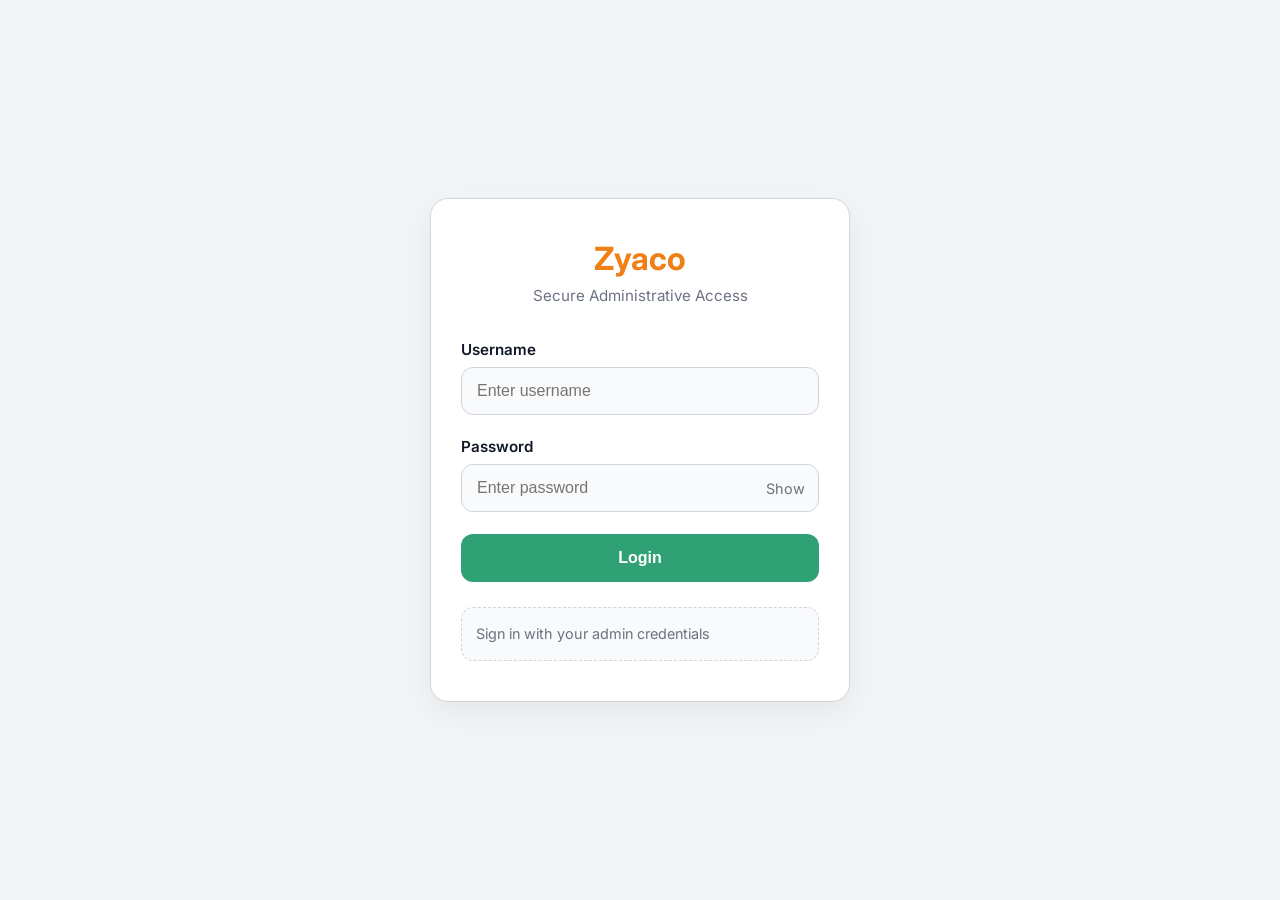
<file: index.html>
<!DOCTYPE html>
<html lang="en">
<head>
<meta charset="UTF-8" />
<meta name="viewport" content="width=device-width, initial-scale=1.0" />
<title>Zyaco Admin Login</title>

<link rel="preconnect" href="https://fonts.googleapis.com">
<link rel="preconnect" href="https://fonts.gstatic.com" crossorigin>
<link href="https://fonts.googleapis.com/css2?family=Inter:wght@400;500;600;700&display=swap" rel="stylesheet">
<link rel="stylesheet" href="CSS/admin-login.css">

<style>

</style>
</head>
<body>

<div class="login-container">

  <div class="logo-area">
    <h1 style="color: rgb(240, 127, 21);">Zyaco</h1>
    <p>Secure Administrative Access</p>
  </div>

  <form id="loginForm">

    <div class="form-group">
      <label for="username">Username</label>
      <input
        type="text"
        id="username"
        placeholder="Enter username"
        autocomplete="off"
        required
      />
    </div>

    <div class="form-group">
      <label for="password">Password</label>

      <div class="password-wrapper">

        <input
          type="password"
          id="password"
          placeholder="Enter password"
          required
        />

        <span class="toggle-password" id="togglePassword">
          Show
        </span>

      </div>

    </div>

    <button type="submit" class="login-btn">
      Login
    </button>

    <div class="message" id="message"></div>

  </form>

  <div class="info-box">
    <p>
      Sign in with your admin credentials
    </p>
  </div>

</div>

<script src="JS/admin-login.js">


</script>

</body>
</html>
</file>
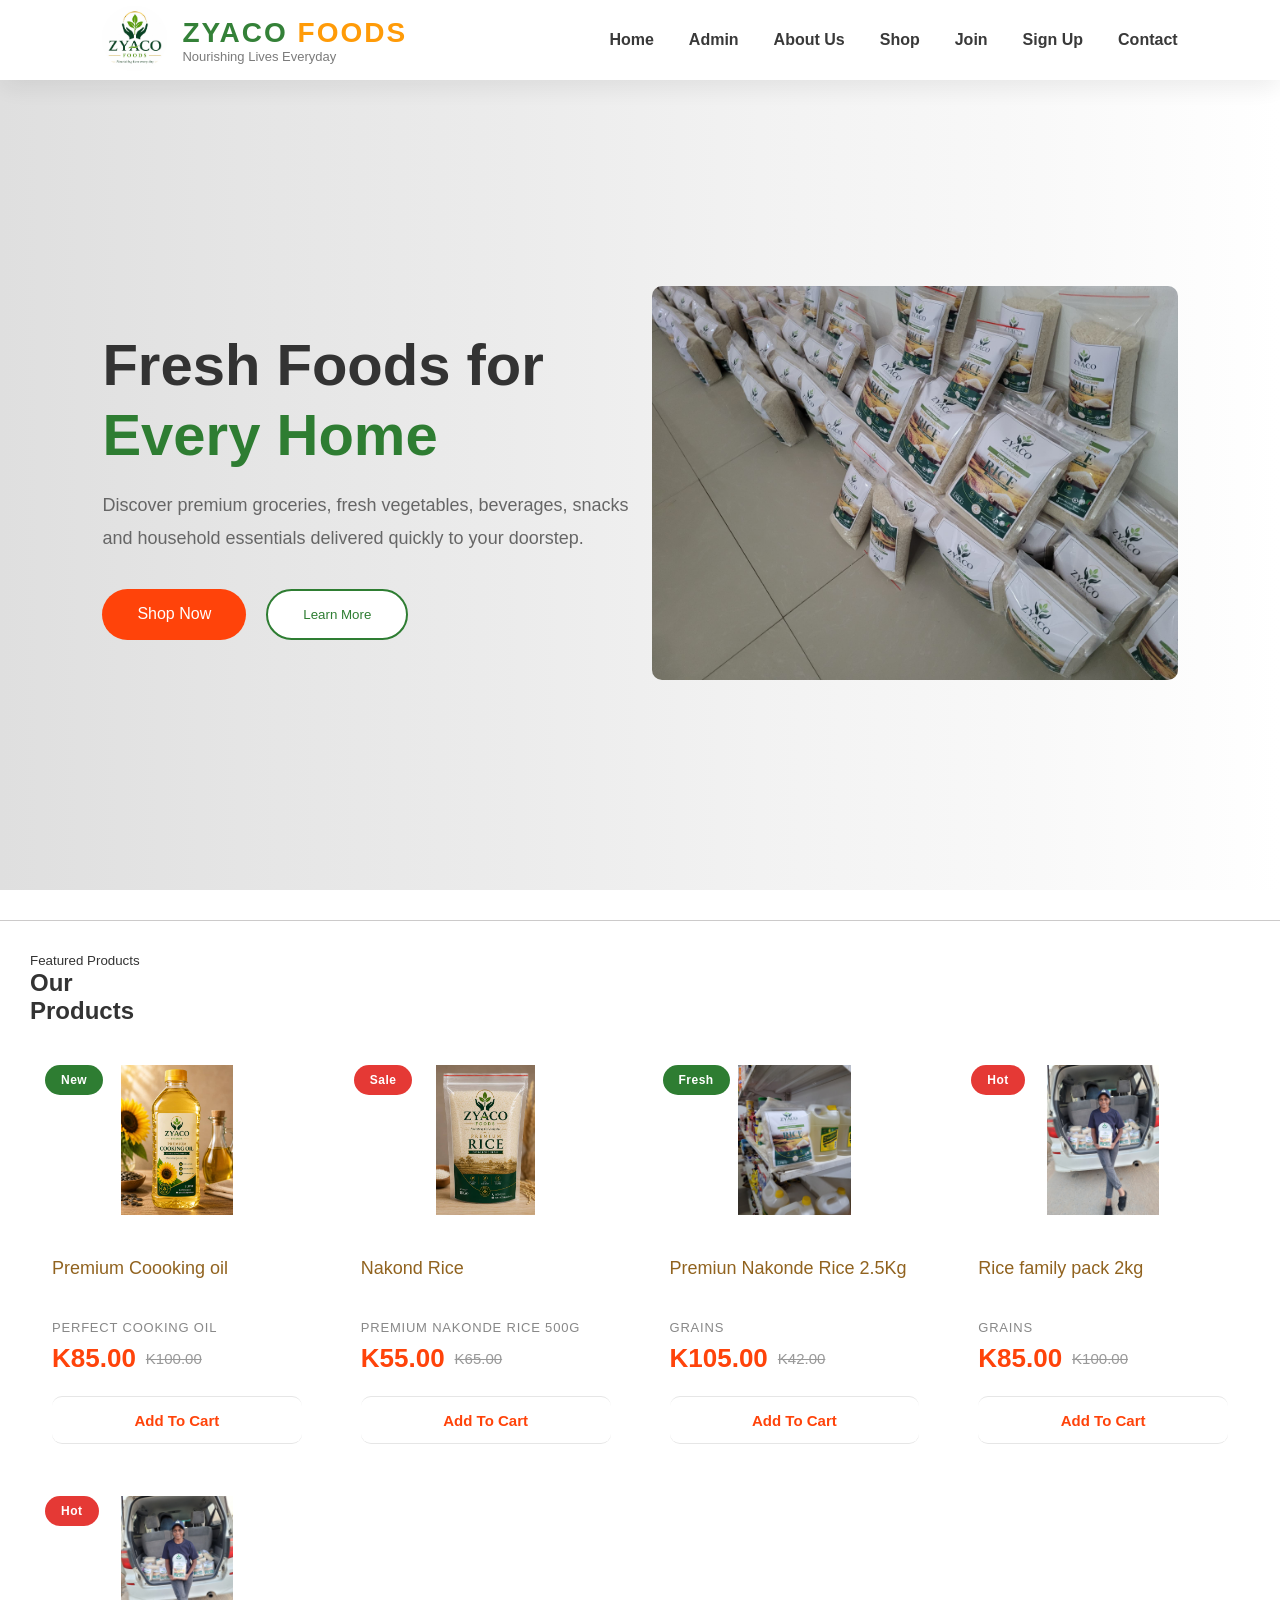
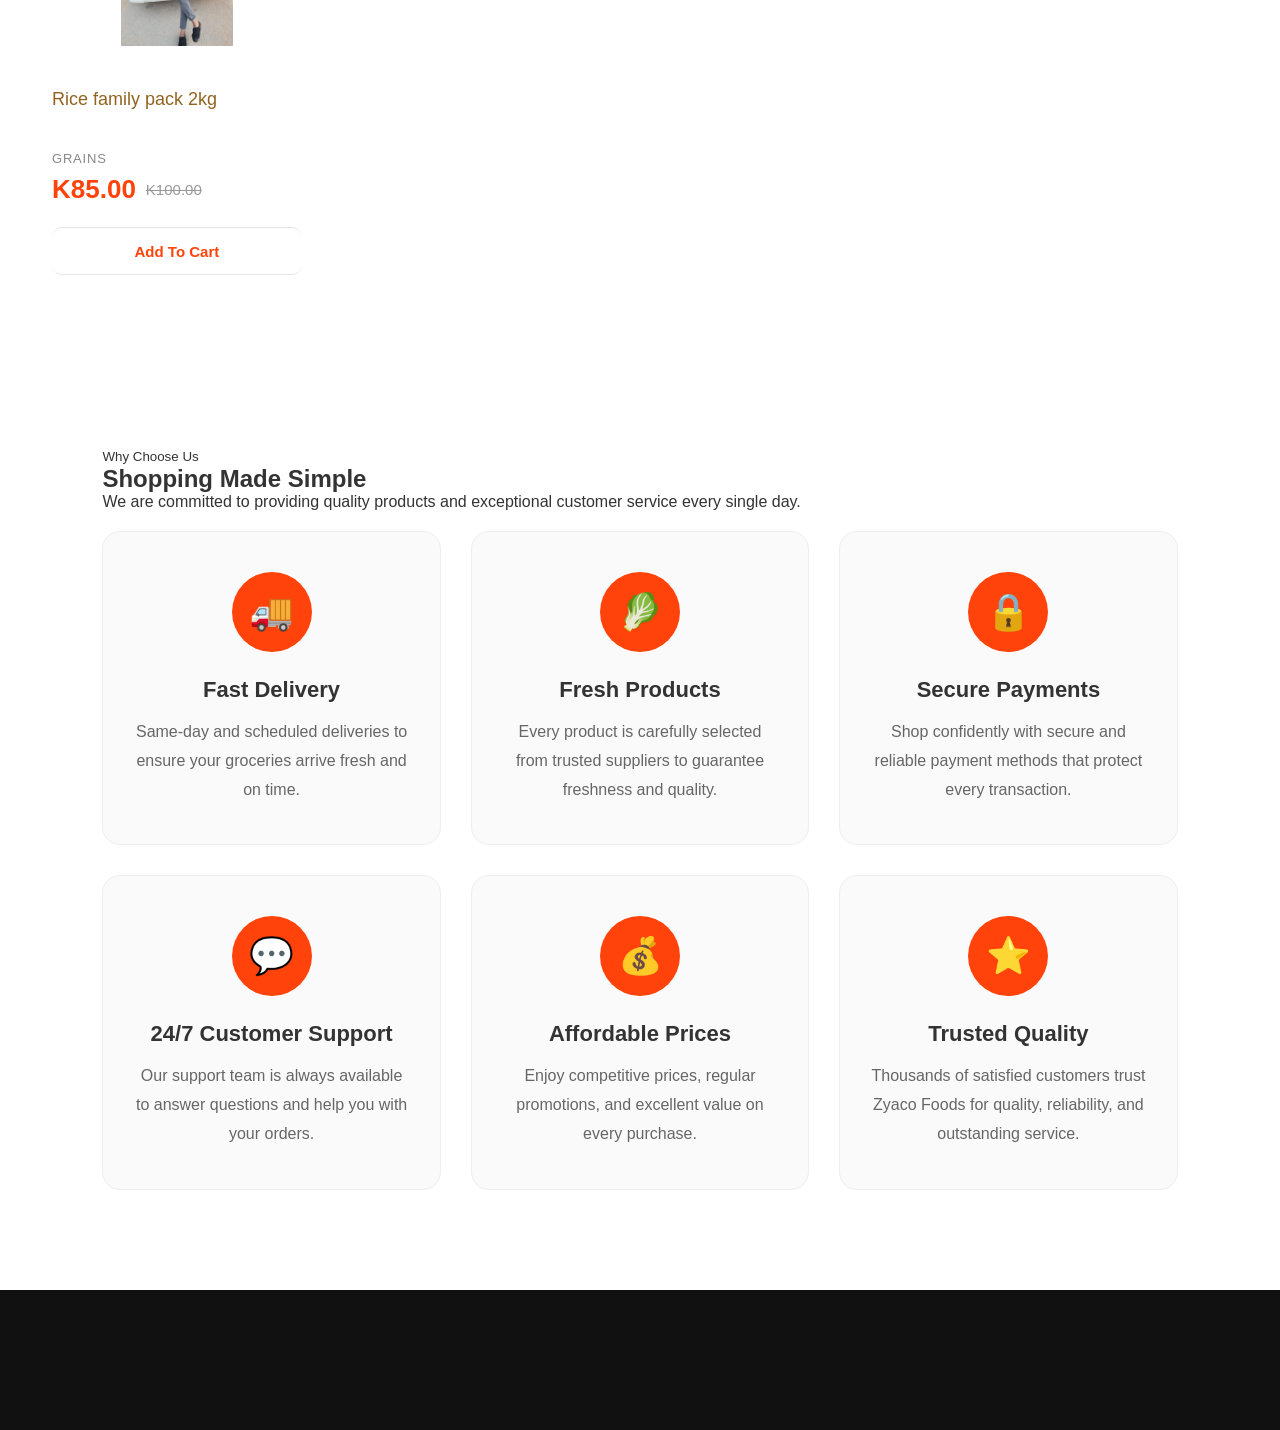
<file: lp.html>
<!DOCTYPE html>
<html lang="en">
<head>
    <meta charset="UTF-8">
    <meta name="viewport" content="width=device-width, initial-scale=1.0">
    <title>Zyaco foods</title>

<link rel="stylesheet" href="CSS/lp.css">
<link rel="stylesheet" href="CSS/featured-products.css">
<link rel="stylesheet" href="CSS/whychoose-us.css">
</head>
<body>
<header class="lpheader">
  <div id="logoContainer">
    <div id="imgContainer">
      <img src="images/logo.jpeg" alt="zyaco logo" width="100">
    </div>
    <div id="siteName">
      <div class="zyaco">
        ZYACO <span class="foods">FOODS</span>
      </div>
      <P>Nourishing Lives Everyday</P>
    </div>

  </div>

  <nav id="lpnav" class="nav">
    <ul id="lplinks" class="lplinks">
      <li id="home">Home</li>
      <li id="Admin">Admin</li>
       <li id="AboutUs">About Us</li>
        <li id="shop">Shop</li>
         <li id="join">Join</li>
          <li id="signUp">Sign Up</li>
           <li id="contact">Contact</li>
    </ul>
  </nav>
</header>
<section class="hero">

    <div class="hero-text">

        <h1>
            Fresh Foods for
            <span>Every Home</span>
        </h1>

        <p>
            Discover premium groceries, fresh vegetables,
            beverages, snacks and household essentials
            delivered quickly to your doorstep.
        </p>

        <div class="hero-buttons">

            <button class="shop-btn">Shop Now</button>

            <button class="learn-btn">Learn More</button>

        </div>

    </div>

    <div class="hero-image">

        <img src="images/zyacoimg (8).jpeg" alt="Fresh Foods">

    </div>

</section>

<!--=============================
    FEATURED PRODUCTS
==============================-->

<section class="featured-products">

    <div class="section-title">

        <small>Featured Products</small>

        <div class="fp-heading">
                 Our
                 <br>
                 <span class="fp-span-products">Products</span>
        </div>



    </div>

    <div class="product-grid">

        <!-- Product -->

        <div class="product-card">

            <span class="badge">New</span>

            <img src="images/cooking-oil.jpeg" alt="cooking-oil">

            <div class="product-info">

                <h3 class="product-Name">Premium Coooking oil</h3>

                <small>perfect cooking oil</small>

                <div class="price">

                    <span class="current">K85.00</span>

                    <span class="old">K100.00</span>

                </div>

                <button>Add To Cart</button>

            </div>

        </div>

        <!-- Product -->

        <div class="product-card">

            <span class="badge sale">Sale</span>

            <img src="images/rice500g.jpeg" alt="Rice">

            <div class="product-info">

                <h3 class="product-Name">Nakond Rice</h3>

                <small>Premium Nakonde Rice 500g</small>

                

                <div class="price">

                    <span class="current">K55.00</span>

                    <span class="old">K65.00</span>

                </div>

                <button>Add To Cart</button>

            </div>

        </div>

        <!-- Product -->

        <div class="product-card">

            <span class="badge">Fresh</span>

            <img src="images/zyacoimg (5).jpeg" alt="Bread">

            <div class="product-info">

                <h3 class="product-Name">Premiun Nakonde Rice 2.5Kg</h3>

                <small>Grains</small>

                <div class="price">

                    <span class="current">K105.00</span>

                    <span class="old">K42.00</span>

                </div>

                <button>Add To Cart</button>

            </div>

        </div>

        <!-- Product -->

        <div class="product-card">

            <span class="badge sale">Hot</span>

            <img src="images/zyacoimg (7).jpeg" alt="2kg rice">

            <div class="product-info">
            

             <h3 class="product-Name">Rice family pack 2kg</h3>   
                <small>Grains</small>

                <div class="price">

                    <span class="current">K85.00</span>

                    <span class="old">K100.00</span>

                </div>

                <button>Add To Cart</button>

            </div>

        </div>


                <!-- Product -->

        <div class="product-card">

            <span class="badge sale">Hot</span>

            <img src="images/zyacoimg (7).jpeg" alt="2kg rice">

            <div class="product-info">
            

             <h3 class="product-Name">Rice family pack 2kg</h3>   
                <small>Grains</small>

                <div class="price">

                    <span class="current">K85.00</span>

                    <span class="old">K100.00</span>

                </div>

                <button>Add To Cart</button>

            </div>

        </div>

    </div>

</section>

<!--==================================
        WHY CHOOSE ZYACO
===================================-->

<section class="why-choose">

    <div class="section-title">

        <small>Why Choose Us</small>

        <h2>Shopping Made Simple</h2>

        <p>
            We are committed to providing quality products and exceptional
            customer service every single day.
        </p>

    </div>

    <div class="choose-grid">

        <div class="choose-card">

            <div class="choose-icon">🚚</div>

            <h3>Fast Delivery</h3>

            <p>
                Same-day and scheduled deliveries to ensure your groceries arrive
                fresh and on time.
            </p>

        </div>

        <div class="choose-card">

            <div class="choose-icon">🥬</div>

            <h3>Fresh Products</h3>

            <p>
                Every product is carefully selected from trusted suppliers to
                guarantee freshness and quality.
            </p>

        </div>

        <div class="choose-card">

            <div class="choose-icon">🔒</div>

            <h3>Secure Payments</h3>

            <p>
                Shop confidently with secure and reliable payment methods that
                protect every transaction.
            </p>

        </div>

        <div class="choose-card">

            <div class="choose-icon">💬</div>

            <h3>24/7 Customer Support</h3>

            <p>
                Our support team is always available to answer questions and help
                you with your orders.
            </p>

        </div>

        <div class="choose-card">

            <div class="choose-icon">💰</div>

            <h3>Affordable Prices</h3>

            <p>
                Enjoy competitive prices, regular promotions, and excellent value
                on every purchase.
            </p>

        </div>

        <div class="choose-card">

            <div class="choose-icon">⭐</div>

            <h3>Trusted Quality</h3>

            <p>
                Thousands of satisfied customers trust Zyaco Foods for quality,
                reliability, and outstanding service.
            </p>

        </div>

    </div>

</section>
    <footer class="footer">

    </footer>
  <script src="JS/lp.js">

  </script>  
</body>
</html>
</file>
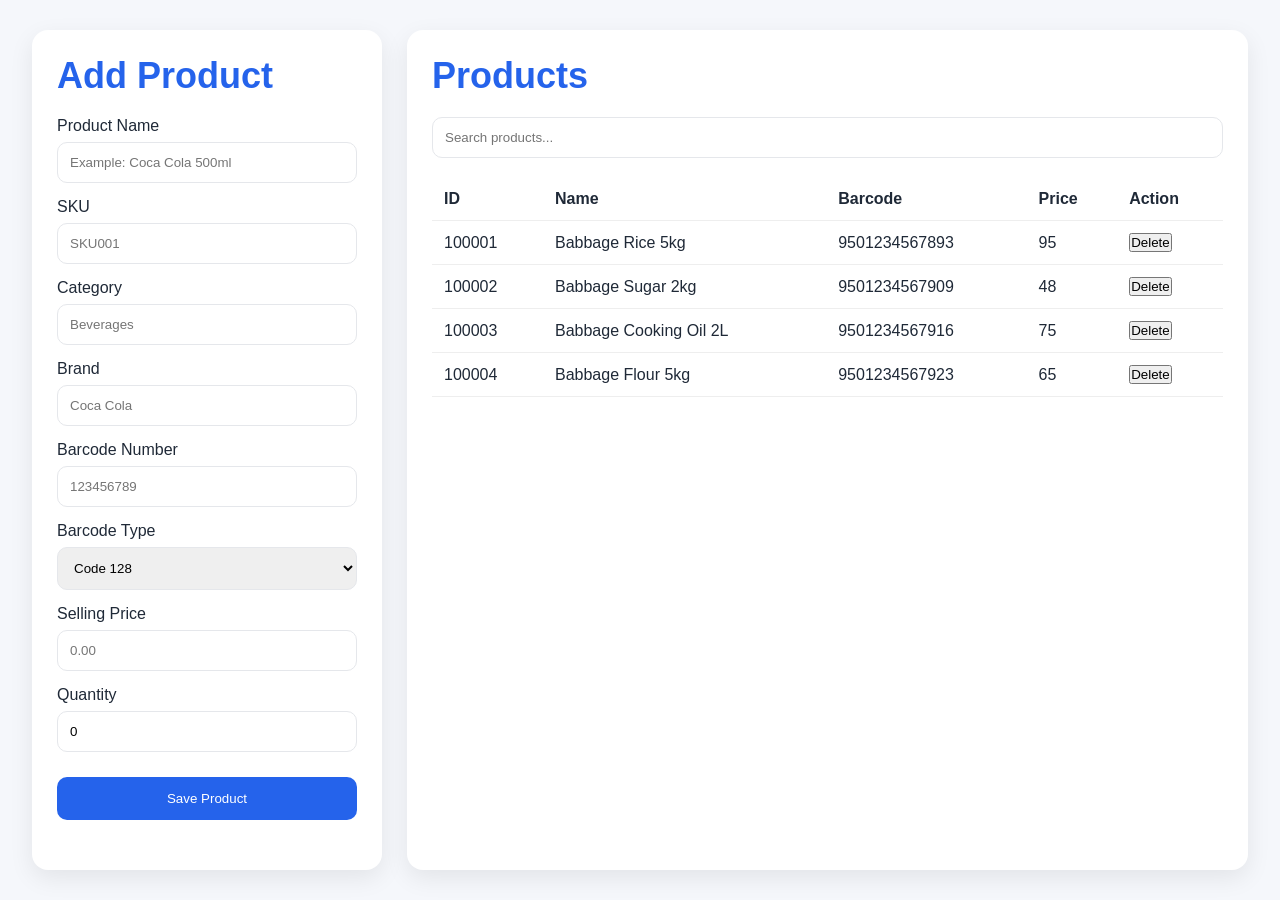
<file: products.html>
<!DOCTYPE html>

<html>

<head>

<title>
Products | Barcode Studio Pro
</title>


<link rel="stylesheet" href="CSS/index.css">

<link rel="stylesheet" href="CSS/products.css">

</head>


<body>


<div class="product-container">


<div class="product-form card">


<h2>
Add Product
</h2>



<label>
Product Name
</label>

<input id="productName"
placeholder="Example: Coca Cola 500ml">



<label>
SKU
</label>

<input id="sku"
placeholder="SKU001">



<label>
Category
</label>

<input id="category"
placeholder="Beverages">



<label>
Brand
</label>

<input id="brand"
placeholder="Coca Cola">



<label>
Barcode Number
</label>

<input id="barcode"
placeholder="123456789">



<label>
Barcode Type
</label>


<select id="barcodeType">


<option value="CODE128">
Code 128
</option>


<option value="EAN13">
EAN-13
</option>


<option value="UPC">
UPC-A
</option>


<option value="CODE39">
Code 39
</option>


</select>




<label>
Selling Price
</label>

<input 
type="number"
id="price"
placeholder="0.00">



<label>
Quantity
</label>

<input
type="number"
id="quantity"
value="0">



<button id="saveProduct">

Save Product

</button>


</div>




<div class="product-list card">


<h2>
Products
</h2>


<input 
id="productSearch"
placeholder="Search products...">


<table>


<thead>

<tr>

<th>ID</th>

<th>Name</th>

<th>Barcode</th>

<th>Price</th>

<th>Action</th>


</tr>


</thead>


<tbody id="productTable">


</tbody>


</table>



</div>


</div>



<script src="JS/storage.js"></script>

<script src="JS/products.js"></script>


</body>

</html>
</file>
<file: CSS/admin-login.css>
*{
  margin:0;
  padding:0;
  box-sizing:border-box;
}

:root{
  --dark:#111827;
  --gray:#6b7280;
  --border:#d1d5db;
  --light:#f9fafb;
  --white:#ffffff;
}

body{
  min-height:100vh;
  display:flex;
  align-items:center;
  justify-content:center;
  padding:20px;
  background:#f3f4f6;
  font-family:'Inter', sans-serif;
}

.login-container{
  width:100%;
  max-width:420px;
  background:var(--white);
  border:1px solid var(--border);
  border-radius:18px;
  padding:40px 30px;
  box-shadow:0 10px 30px rgba(0,0,0,0.06);
}

.logo-area{
  text-align:center;
  margin-bottom:35px;
}

.logo-area h1{
  font-size:2rem;
  color:var(--dark);
  margin-bottom:8px;
}

.logo-area p{
  color:var(--gray);
  font-size:0.95rem;
}

.form-group{
  margin-bottom:22px;
}

.form-group label{
  display:block;
  margin-bottom:8px;
  font-size:0.95rem;
  font-weight:600;
  color:var(--dark);
}

.form-group input{
  width:100%;
  padding:14px 15px;
  border:1px solid var(--border);
  border-radius:12px;
  font-size:1rem;
  outline:none;
  transition:0.2s ease;
  background:var(--light);
}

.form-group input:focus{
  border-color:#111827;
  background:white;
}

.password-wrapper{
  position:relative;
}

.toggle-password{
  position:absolute;
  right:14px;
  top:50%;
  transform:translateY(-50%);
  cursor:pointer;
  font-size:0.9rem;
  color:var(--gray);
  user-select:none;
}

.login-btn{
  width:100%;
  border:none;
  padding:15px;
  border-radius:12px;
  background:#30a075;
  color:white;
  font-size:1rem;
  font-weight:600;
  cursor:pointer;
  transition:0.3s ease;
}

.login-btn:hover{
  opacity:0.92;
}

.message{
  margin-top:18px;
  text-align:center;
  font-size:0.95rem;
  font-weight:600;
}

.success{
  color:#166534;
}

.error{
  color:#b91c1c;
}

.info-box{
  margin-top:25px;
  padding:14px;
  border-radius:12px;
  background:#f9fafb;
  border:1px dashed var(--border);
}

.info-box p{
  font-size:0.9rem;
  color:var(--gray);
  line-height:1.6;
}

@media(max-width:480px){

  .login-container{
    padding:30px 22px;
  }

  .logo-area h1{
    font-size:1.7rem;
  }

}
</file>
<file: CSS/lp.css>
*{
    margin:0;
    padding:0;
    box-sizing:border-box;
    font-family:Arial,Helvetica,sans-serif;
}

html{
    scroll-behavior:smooth;
}
:root{
    --zyaco-bg:#ff430a;
    --baabage-bg:#ffc014;
    --white-text:#ffffff;
}
body{
    background:#ffffff;
    color:#333;
}

/*================ HEADER =================*/

.lpheader{

    position:fixed;
    top:0;
    left:0;
    width:100%;
    height:80px;

    display:flex;
    justify-content:space-between;
    align-items:center;

    padding:0 8%;

    background:#fff;

    box-shadow:0 8px 25px rgba(0,0,0,.08);

    z-index:999;
    opacity: 0.97;

}

/*================ LOGO =================*/

#logoContainer{

display:flex;
align-items:center;
gap:15px;

}

#imgContainer img{

width:65px;
height:65px;
border-radius:50%;
object-fit:cover;

}

.zyaco{

font-size:28px;
font-weight:bold;
color:#2E7D32;
letter-spacing:2px;

}

.foods{

color:#FF9800;

}

#siteName p{

font-size:13px;
color:#777;

}

/*================ NAVIGATION =================*/

#lpnav{

display:flex;

}

.lplinks{

display:flex;
gap:35px;
list-style:none;

}

.lplinks li{

cursor:pointer;
font-weight:600;
transition:.35s;

}

.lplinks li:hover{

color:var(--zyaco-bg);

}

/*================ BUTTON =================*/

.login-btn{

padding:12px 28px;
background:#2E7D32;
color:#fff;
border:none;
border-radius:30px;
cursor:pointer;
font-weight:bold;
transition:.35s;

}

.login-btn:hover{

background:#256628;
opacity: 0.8;


}

/*================ HERO =================*/

.hero{

margin-top:80px;

height:90vh;

display:flex;
align-items:center;
justify-content:space-between;

padding:0 8%;

background:linear-gradient(to right,#dfdfdf,#ffffff);

}

.hero-text{

max-width:550px;

}

.hero-text h1{

font-size:58px;
line-height:1.2;
margin-bottom:20px;

}

.hero-text h1 span{

color:#2E7D32;

}

.hero-text p{

font-size:18px;
line-height:1.8;
color:#666;
margin-bottom:35px;

}

.hero-buttons{

display:flex;
gap:20px;

}

.shop-btn{

padding:16px 35px;
background:var(--zyaco-bg);
color:white;
border:none;
border-radius:40px;
font-size:16px;
cursor:pointer;

}

.learn-btn{

padding:16px 35px;
background:white;
border:2px solid #2E7D32;
color:#2E7D32;
border-radius:40px;
cursor:pointer;

}

.hero-image img{

width:650px;
max-width:100%;
border-radius: 10px;

}

/*================ FEATURES =================*/

.features{

padding:100px 8%;

display:grid;

grid-template-columns:repeat(auto-fit,minmax(250px,1fr));

gap:1px;

}

.feature{

background:#fff;
padding:40px;
text-align:center;
border-radius:18px;
box-shadow:0 10px 30px rgba(0,0,0,.08);
transition:.4s;

}

.feature:hover{

transform:translateY(-10px);

}

.feature i{

font-size:50px;
color:#2E7D32;
margin-bottom:20px;

}

/*================ CATEGORY =================*/

.categories{

padding:80px 8%;

display:grid;

grid-template-columns:repeat(auto-fit,minmax(220px,1fr));

gap:25px;

}

.category{

height:220px;
border-radius:20px;
overflow:hidden;
position:relative;
cursor:pointer;

}

.category img{

width:100%;
height:100%;
object-fit:cover;
transition:.5s;

}

.category:hover img{

transform:scale(1.1);

}

.category span{

position:absolute;
bottom:20px;
left:20px;
background:#2E7D32;
color:white;
padding:10px 25px;
border-radius:30px;

}

/*================ STATS =================*/

.stats{

background:#2E7D32;
color:white;
padding:80px 8%;

display:grid;

grid-template-columns:repeat(auto-fit,minmax(200px,1fr));

text-align:center;

gap:30px;

}

.stats h2{

font-size:48px;

}

.stats p{

margin-top:10px;

}

/*================ NEWSLETTER =================*/

.newsletter{

padding:100px 8%;
text-align:center;

}

.newsletter input{

width:420px;
max-width:90%;
padding:18px;
border-radius:40px;
border:1px solid #ddd;

}

.newsletter button{

padding:18px 35px;
margin-left:10px;
background:#2E7D32;
border:none;
color:white;
border-radius:40px;
cursor:pointer;

}

/*================ FOOTER =================*/

.footer{

background:#111;
color:#ddd;

padding:70px 8%;

display:grid;

grid-template-columns:repeat(auto-fit,minmax(250px,1fr));

gap:40px;

}

.footer h3{

margin-bottom:20px;
color:white;

}

.footer p{

line-height:1.8;

}

.footer ul{

list-style:none;

}

.footer li{

margin-bottom:12px;

cursor:pointer;

}

.footer li:hover{

color:var(--zyaco-bg);

}

/*================ MOBILE =================*/

@media(max-width:900px){

.hero{

flex-direction:column;
justify-content:center;
text-align:center;
gap: 40px;

}

.hero-text h1{

font-size:42px;

}

.hero-image{

margin-top:40px;

}

.lplinks{

display:none;

}

}
</file>
<file: CSS/featured-products.css>
/*=================================
        FEATURED PRODUCTS
==================================*/

.featured-products{

    padding:30px;
    background:var(--background);
       margin-top: 30px;
       border-top: 1px solid rgb(204, 202, 202);

}

.featured-products .fp-heading{
    font-size: 24px;
    font-weight: 700;
    font-family: Arial;
}

.product-grid{

    display:grid;
    grid-template-columns:repeat(auto-fit,minmax(240px, 1fr));
    gap:15px;
    margin-top: 20px;
    background-color: #ffffff;
    padding-top: 5px;
}

/*================ CARD ================*/

.product-card{

    background:#fff;

    border-radius:18px;

    overflow:hidden;

    position:relative;

    /*border:1px solid #ececec;*/


    transition:
    transform .35s;
    cursor: pointer;
}

.product-card:hover{

    transform:translateY(-8px);

    box-shadow:
    0 10px 25px rgba(0,0,0,.10),
    0 30px 50px rgba(0,0,0,.08);

}

/*================ IMAGE AREA ================*/

.product-card img{
    height:150px;

    margin:15px;
    object-fit:contain;
    width:calc(100% - 30px);
    object-position:center top;

    transition:
    transform .45s ease;
    border-radius: 20px;

}

.product-card:hover img{

    transform:scale(1.08);

}

/*================ BADGE ================*/

.badge{

    position:absolute;

    top:15px;

    left:15px;

    background:#2E7D32;

    color:#fff;

    padding:8px 16px;

    border-radius:50px;

    font-size:12px;

    font-weight:700;

    letter-spacing:.5px;

    z-index:2;

}

.sale{

    background:#e53935;

}

/*================ INFO ================*/

.product-info{

    padding:22px;

}

.product-info small{

    display:block;

    color:#888;

    font-size:13px;

    margin-bottom:8px;

    text-transform:uppercase;

    letter-spacing:.8px;
    margin-top: 10px;

}

.product-info .product-Name{

    font-size:18px;

    font-weight:400;

    color:#91631f;

    line-height:1.4;

    margin-bottom:8px;

    min-height:54px;

}

/*================ PRICE ================*/

.price{

    display:flex;

    align-items:center;

    gap:10px;

    margin-bottom:22px;

}

.current{

    color:var(--zyaco-bg);

    font-size:26px;

    font-weight:700;

}

.old{

    color:#999;

    font-size:15px;

    text-decoration:line-through;

}

/*================ BUTTON ================*/

.product-card button{

    width:100%;

    height:48px;
    border: none;
    border-top:1px solid #e6e6e6;
    border-bottom:1px solid #e6e6e6;

    border-radius:10px;

    background:transparent;

    color:var(--zyaco-bg);

    font-size:15px;

    font-weight:600;

    cursor:pointer;

    transition:.3s;

}

.product-card button:hover{

    background:var(--zyaco-bg);
    color: #fff;

    transform:translateY(-2px);

}

/*================ MOBILE ================*/

@media(max-width:768px){

.hero{
margin-top: 200px;

}
.product-grid{

    grid-template-columns:1fr;

    gap:15px;
 

}

.product-card{
    padding: 10px;
}

.product-card img{

    height:190px;
    object-fit:cover;
    object-position: center center;
    border-radius: 2px;

}

.product-info{

    padding:16px;

}

.product-info h3{

    font-size:17px;

    min-height:48px;

}

.current{

    font-size:22px;

}

}
</file>
<file: CSS/whychoose-us.css>
/*==================================
        WHY CHOOSE US
===================================*/

.why-choose{

    padding:100px 8%;
    background:#fff;
    margin-top: 20px;

}

.choose-grid{

    display:grid;
    grid-template-columns:repeat(auto-fit,minmax(280px,1fr));
    gap:30px;
    margin-top: 20px;

}

.choose-card{

    background:#fafafa;
    padding:40px 30px;
    border-radius:18px;
    text-align:center;
    transition:.35s;
    border:1px solid #eee;

}

.choose-card:hover{

    transform:translateY(-10px);
    box-shadow:0 20px 40px rgba(0,0,0,.08);

}

.choose-icon{

    width:80px;
    height:80px;
    margin:auto;
    margin-bottom:25px;

    display:flex;
    justify-content:center;
    align-items:center;

    font-size:36px;

    border-radius:50%;

    background:var(--zyaco-bg);
    color:#fff;

}

.choose-card h3{

    margin-bottom:15px;
    font-size:22px;

}

.choose-card p{

    color:#666;
    line-height:1.8;

}
</file>
<file: CSS/index.css>
/*=====================================
    BARCODE STUDIO PRO
    BABBAGE TECHNOLOGIES
======================================*/

:root{

    --primary:#2563eb;
    --primary-dark:#1d4ed8;

    --success:#16a34a;

    --danger:#dc2626;

    --warning:#f59e0b;

    --background:#f5f7fb;

    --surface:#ffffff;

    --border:#e5e7eb;

    --text:#1f2937;

    --muted:#6b7280;

    --shadow:0 10px 30px rgba(15,23,42,.08);

    --radius:18px;

    --transition:.3s;

}

/*=====================================
RESET
======================================*/

*{

margin:0;
padding:0;
box-sizing:border-box;

}

html{

scroll-behavior:smooth;

}

body{

font-family:"Inter",sans-serif;
background:var(--background);
color:var(--text);
display:flex;
min-height:100vh;
overflow-x:hidden;

}


/*=====================================
SIDEBAR
======================================*/

.sidebar{

width:270px;

background:#111827;

color:#fff;

display:flex;

flex-direction:column;

position:fixed;

left:0;

top:0;

height:100vh;

z-index:999;

transition:.35s;

}


.brand{

padding:30px 25px;

border-bottom:1px solid rgba(255,255,255,.08);

}


#brandWrapper{

display:flex;

align-items:center;

gap:15px;

margin-bottom:15px;

}


.logo-container{

width:58px;

height:58px;

border-radius:15px;

overflow:hidden;

background:#fff;

display:flex;

justify-content:center;

align-items:center;

}


.logo-container img{

width:100%;

height:100%;

object-fit:cover;

}


#zyaco{

display:block;

font-size:22px;

font-weight:800;

letter-spacing:1px;

}


#foods{

display:block;

font-size:13px;

color:#94a3b8;

letter-spacing:3px;

}


.brand small{

display:block;

margin-top:5px;

color:#94a3b8;

}


.brand span:last-child{

font-size:14px;

color:#cbd5e1;

}


/*=====================================
MENU
======================================*/

.menu{

list-style:none;

padding:20px 15px;

flex:1;

}


.menu li{

display:flex;

align-items:center;

gap:15px;

padding:16px 18px;

margin-bottom:8px;

border-radius:14px;

cursor:pointer;

font-weight:500;

transition:.25s;

}


.menu li:hover{

background:rgba(255,255,255,.08);

}


.menu li.active{

background:var(--primary);

box-shadow:0 8px 20px rgba(37,99,235,.35);

}


.menu li span{

font-size:20px;

}


/*=====================================
FOOTER
======================================*/

.sidebar-footer{

padding:25px;

font-size:13px;

text-align:center;

color:#94a3b8;

border-top:1px solid rgba(255,255,255,.08);

}


/*=====================================
MAIN
======================================*/

.main{

margin-left:270px;

flex:1;

display:flex;

flex-direction:column;

min-height:100vh;

}


/*=====================================
TOPBAR
======================================*/

.topbar{

background:#fff;

padding:18px 35px;

display:flex;

justify-content:space-between;

align-items:center;

box-shadow:var(--shadow);

position:sticky;

top:0;

z-index:100;

}


.topbar-left{

display:flex;

align-items:center;

gap:18px;

}


.topbar h1{

font-size:24px;

font-weight:700;

}


.topbar p{

font-size:14px;

color:var(--muted);

margin-top:4px;

}


#menuBtn{

width:48px;

height:48px;

border:none;

background:#eef3ff;

border-radius:12px;

cursor:pointer;

font-size:20px;

display:none;

transition:.3s;

}


#menuBtn:hover{

background:var(--primary);

color:#fff;

}


.user-card{

display:flex;

align-items:center;

gap:12px;

background:#fff;

padding:8px 15px;

border-radius:14px;

border:1px solid var(--border);

}


.avatar{

width:45px;

height:45px;

background:var(--primary);

border-radius:50%;

color:#fff;

display:flex;

justify-content:center;

align-items:center;

font-weight:700;

}


.user-card small{

display:block;

color:var(--muted);

}


/*=====================================
CONTENT
======================================*/

.content{

padding:35px;

}


/*=====================================
WELCOME
======================================*/

.welcome{

background:linear-gradient(135deg,#2563eb,#1d4ed8);

color:#fff;

padding:45px;

border-radius:22px;

margin-bottom:35px;

box-shadow:var(--shadow);

}


#companyName{

display:inline-block;

padding:8px 18px;

background:rgba(255,255,255,.18);

border-radius:30px;

margin-bottom:18px;

font-size:14px;

}


#heding{

font-size:42px;

margin-bottom:15px;

}


.welcome p{

font-size:17px;

max-width:650px;

line-height:1.7;

opacity:.95;

}


.welcome-actions{

display:flex;

gap:15px;

flex-wrap:wrap;

margin-top:30px;

}


.welcome-actions button{

padding:14px 24px;

border:none;

border-radius:12px;

cursor:pointer;

font-weight:600;

background:#fff;

color:var(--primary);

transition:.3s;

}


.welcome-actions button:hover{

transform:translateY(-3px);

}


/*=====================================
DASHBOARD GRID
======================================*/

.dashboard-grid{

display:grid;

grid-template-columns:repeat(auto-fit,minmax(230px,1fr));

gap:25px;

margin-bottom:35px;

}


.card{

background:#fff;

padding:28px;

border-radius:18px;

box-shadow:var(--shadow);

transition:.3s;

}


.card:hover{

transform:translateY(-6px);

}


.card h3{

font-size:15px;

color:var(--muted);

margin-bottom:12px;

}


.card h2{

font-size:36px;

margin-bottom:10px;

}


.card p{

color:var(--muted);

}


/*=====================================
WORKSPACE
======================================*/

.workspace{

background:#fff;

padding:30px;

border-radius:18px;

box-shadow:var(--shadow);

}


.workspace h3{

margin-bottom:15px;

}


/*=====================================
TABLETS
======================================*/

@media(max-width:992px){

.sidebar{

width:85px;

}

#zyaco,
#foods,
.brand small,
.brand span:last-child{

display:none;

}

.menu li{

justify-content:center;

padding:18px;

}

.menu li span{

margin:0;

}

.menu li{

font-size:0;

}

.main{

margin-left:85px;

}

}


/*=====================================
MOBILE
======================================*/

@media(max-width:768px){

.sidebar{

left:-280px;

width:270px;

}

.sidebar.show{

left:0;

}

.main{

margin-left:0;

}

#menuBtn{

display:flex;

justify-content:center;

align-items:center;

}

.topbar{

padding:18px;

}

.content{

padding:18px;

}

.topbar h1{

font-size:20px;

}

#heding{

font-size:32px;

}

.welcome{

padding:30px;

}

.dashboard-grid{

grid-template-columns:1fr;

}

.user-card{

display:none;

}

}


/*=====================================
SMALL PHONES
======================================*/

@media(max-width:480px){

.welcome{

padding:25px;

}

#heding{

font-size:28px;

}

.welcome-actions{

flex-direction:column;

}

.welcome-actions button{

width:100%;

}

.topbar{

padding:15px;

}

}
</file>
<file: CSS/products.css>
.product-container{


width:95%;

margin:30px auto;

display:grid;

grid-template-columns:350px 1fr;

gap:25px;


}



.card{


background:white;

padding:25px;

border-radius:16px;

box-shadow:
0 8px 25px rgba(0,0,0,.08);


}



.card h2{


margin-bottom:20px;

color:var(--primary);


}



.card label{


display:block;

margin-top:15px;

margin-bottom:7px;


}



.card input,
.card select{


width:100%;

padding:12px;

border:1px solid var(--border);

border-radius:10px;


}




#saveProduct{


margin-top:25px;

width:100%;

padding:14px;

border:none;

border-radius:10px;

background:var(--primary);

color:white;

cursor:pointer;


}



table{


width:100%;

border-collapse:collapse;


}



th,
td{


padding:12px;

border-bottom:1px solid #eee;

text-align:left;


}



#productSearch{


margin-bottom:20px;


}




@media(max-width:900px){


.product-container{


grid-template-columns:1fr;


}


}
</file>
